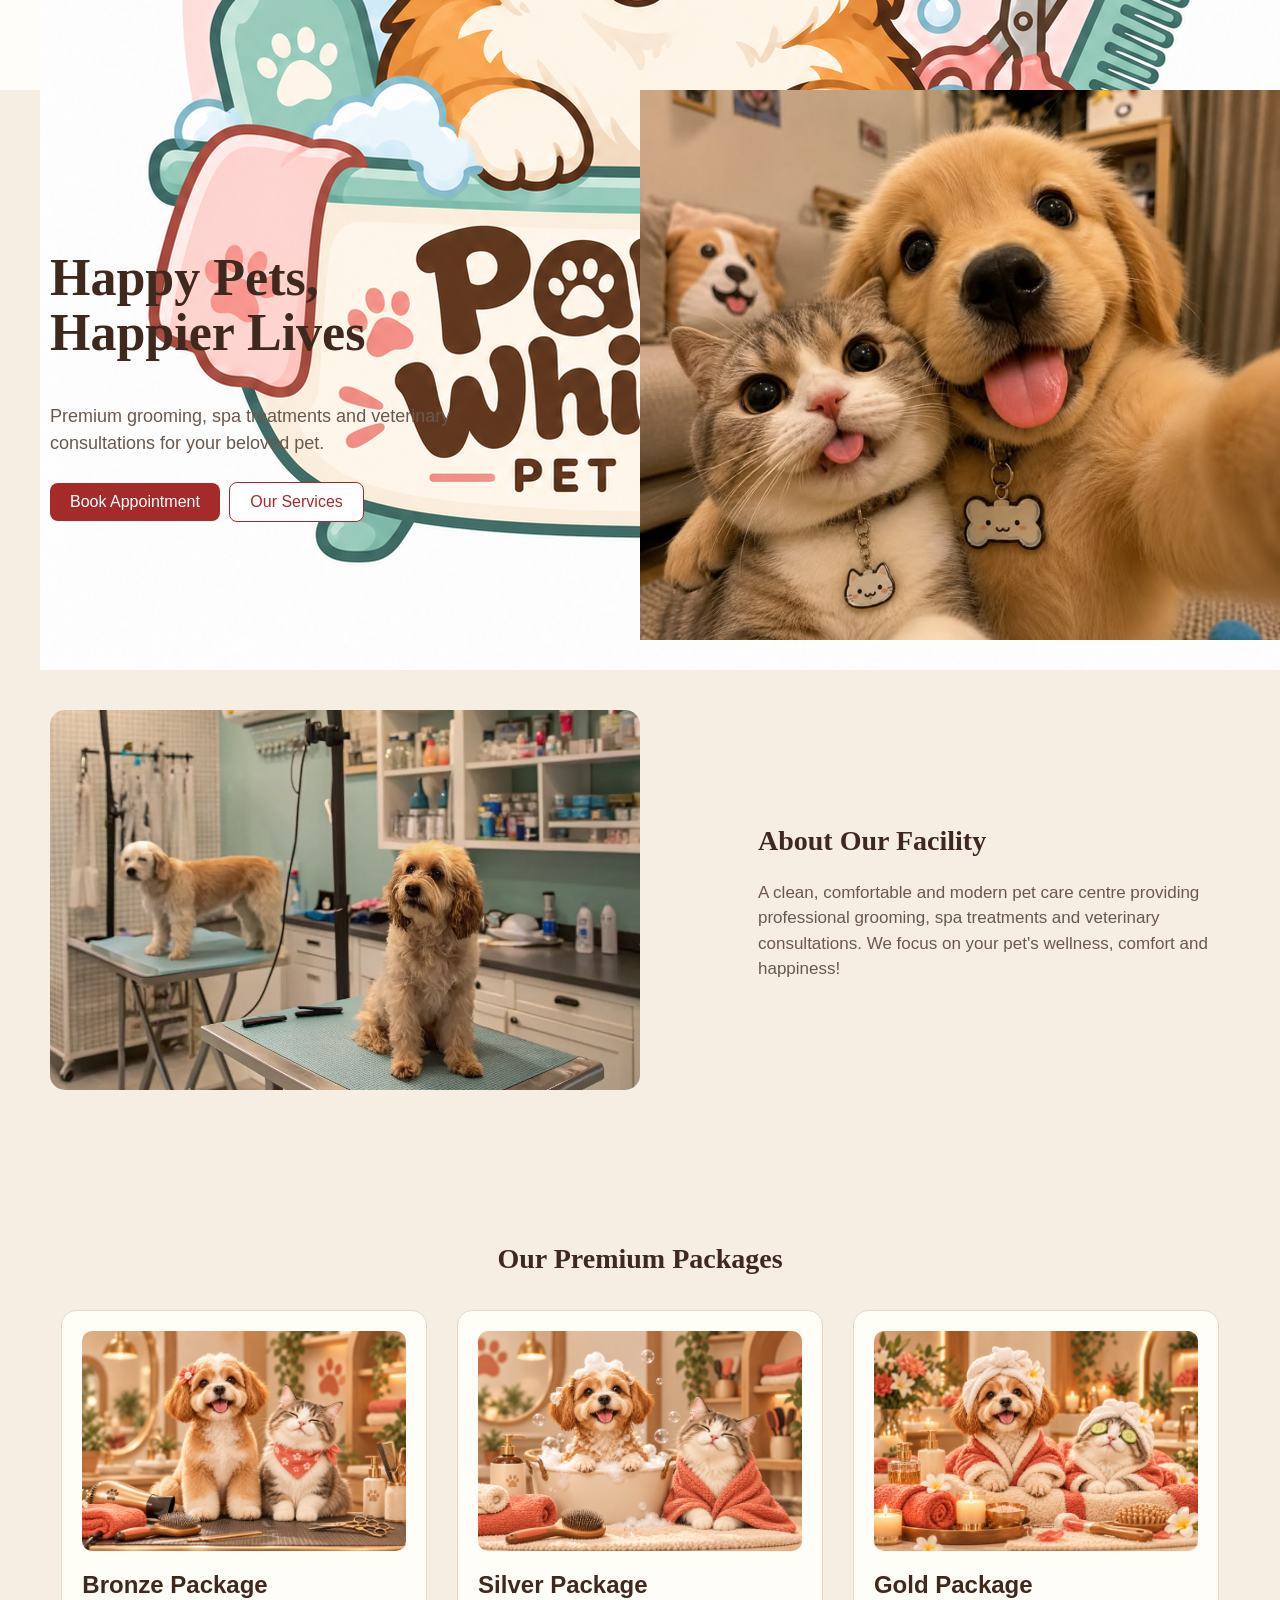
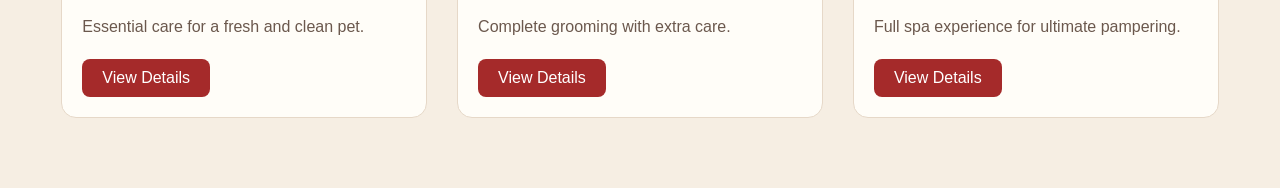
<file: index.html>
<!DOCTYPE html>
<html>

<head>
    <title>Paws & Whiskers</title>

    <link rel="stylesheet" href="style.css">
    <link rel="stylesheet" href="index.css">
</head>

<body>

    <!-- Navigation Bar -->
    <nav class="navbar">

        <div class="nav-brand">

            <div class="nav-image-logo">
                <img src="Paws & Whiskers.png" alt="Paws & Whiskers Logo">
            </div>

            <div class="nav-title">
                <a href="index.html">Paws & Whiskers</a>
            </div>

        </div>

        <div class="nav-links">
            <a href="index.html">Home</a>
            <a href="service.html">Services</a>
            <a href="packages.html">Packages</a>
            <a href="groomers.html">Groomers</a>
            <a href="contact.html">Contact</a>
        </div>

        <a href="booking.html" class="button button-brown">
            Book Now
        </a>

    </nav>


    <!-- Main Section -->
    <section class="section">

        <div style="width:50%; padding-left:50px;">

            <h1 style="
                color:#3F281D;
                font-size:52px;
                font-family:Georgia, serif;
                line-height:1.05;
            ">
                Happy Pets,<br>
                Happier Lives
            </h1>

            <p style="
                color:#6B584D;
                font-size:18px;
                line-height:1.5;
                max-width:420px;
                margin-bottom:25px;
            ">
                Premium grooming, spa treatments and
                veterinary consultations for your beloved pet.
            </p>

            <a href="booking.html" class="button button-brown">
                Book Appointment
            </a>

            <a href="service.html" class="button button-white">
                Our Services
            </a>

        </div>


        <div style="width:50%;">

            <img
                src="dog-cat.jpg"
                alt="Dog and Cat"
                style="
                    width:100%;
                    height:550px;
                    object-fit:cover;
                    display:block;
                "
            >

        </div>

    </section>


    <!-- About Our Facility -->
    <section class="section facility-section">

        <div style="width:50%;">

            <img
                src="pet_saloon.jpg"
                alt="Salon Image"
                style="
                    width:100%;
                    height:380px;
                    object-fit:cover;
                    object-position:center 70%;
                    border-radius:15px;
                    display:block;
                "
            >

        </div>


        <div style="width:40%;">

            <h1 class="section-title">
                About Our Facility
            </h1>

            <p style="font-size:17px; line-height:1.5;">
                A clean, comfortable and modern pet care centre
                providing professional grooming, spa treatments
                and veterinary consultations. We focus on your
                pet's wellness, comfort and happiness!
            </p>

        </div>

    </section>


    <!-- Premium Packages -->
    <section class="package-section">

        <h1 class="section-title">
            Our Premium Packages
        </h1>


        <div class="package-container">

            <!-- Bronze Package -->
            <div class="package-card">

                <img src="bronze_tier.png" alt="Bronze Package">

                <h2>Bronze Package</h2>

                <p>
                    Essential care for a fresh and clean pet.
                </p>

                <a href="packages.html" class="button button-brown">
                    View Details
                </a>

            </div>


            <!-- Silver Package -->
            <div class="package-card">

                <img src="silver_tier.png" alt="Silver Package">

                <h2>Silver Package</h2>

                <p>
                    Complete grooming with extra care.
                </p>

                <a href="packages.html" class="button button-brown">
                    View Details
                </a>

            </div>


            <!-- Gold Package -->
            <div class="package-card">

                <img src="gold_tier.png" alt="Gold Package">

                <h2>Gold Package</h2>

                <p>
                    Full spa experience for ultimate pampering.
                </p>

                <a href="packages.html" class="button button-brown">
                    View Details
                </a>

            </div>

        </div>

    </section>

</body>

</html>
</file>
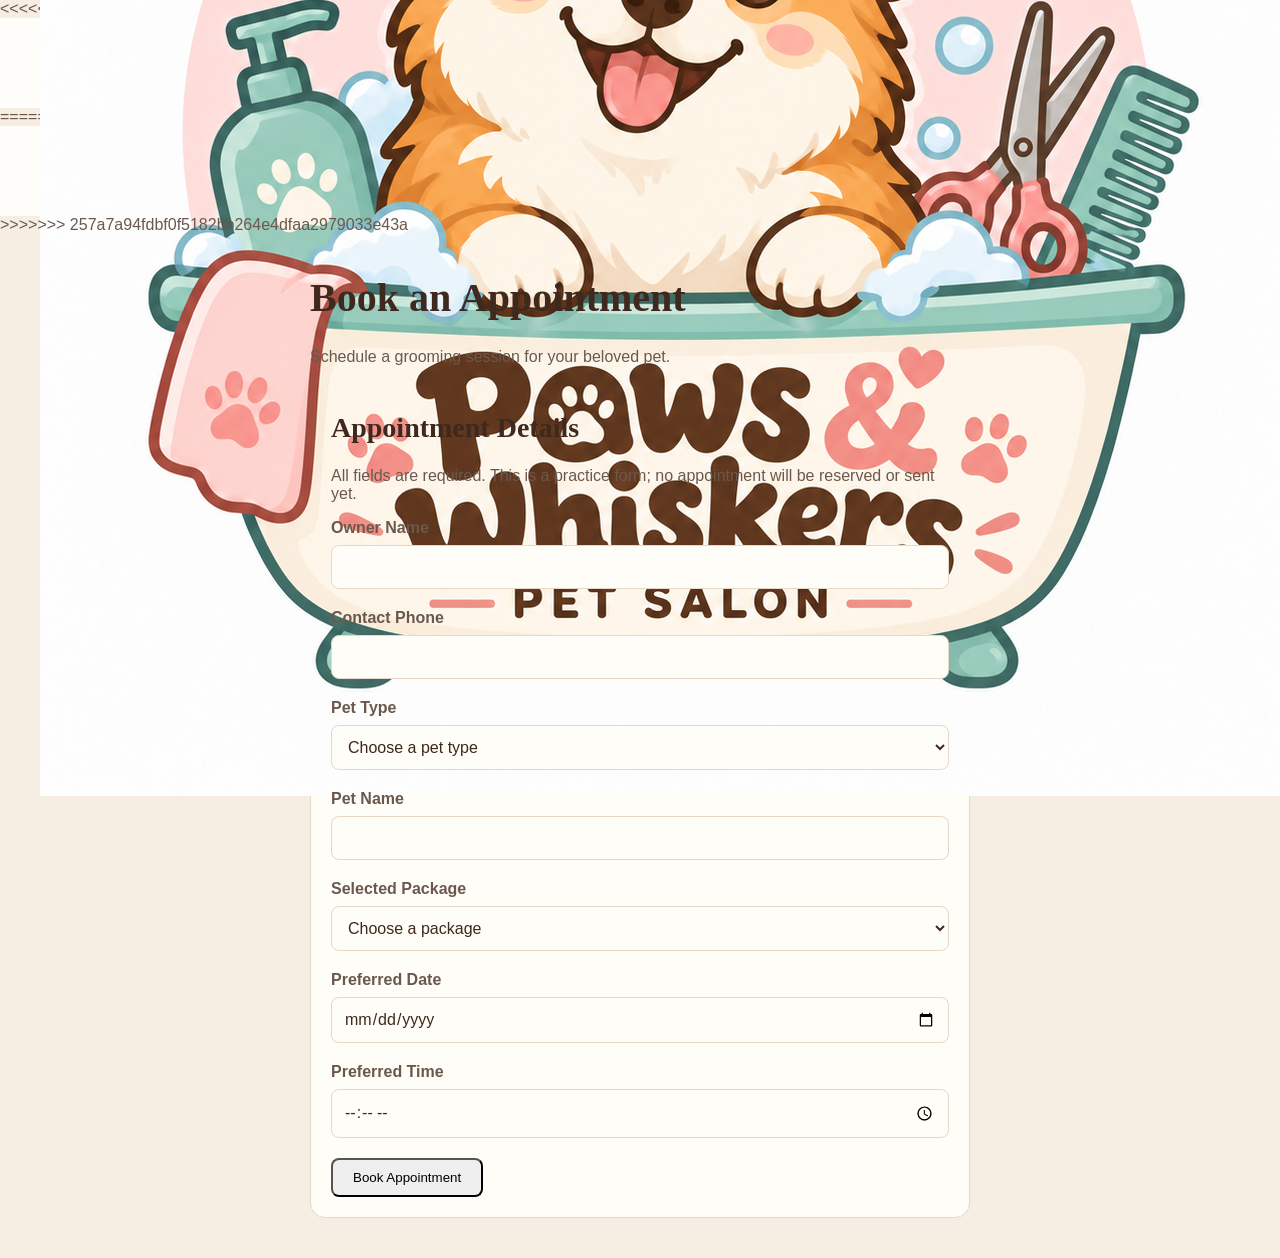
<file: booking.html>
<!DOCTYPE html>
<html lang="en">
<head>
    <meta charset="UTF-8">
    <meta name="viewport" content="width=device-width, initial-scale=1.0">

    <title>Booking | Paws &amp; Whiskers</title>

    <link rel="stylesheet" href="style.css">
</head>

<body>
<<<<<<< HEAD
    <!-- Shared navigation -->
    <nav class="navbar" aria-label="Main navigation">
        <div class="nav-logo">
            <a href="index.html">Paws &amp; Whiskers</a>
        </div>

        <div class="nav-links">
            <a href="index.html">Home</a>
            <a href="service.html">Services</a>
            <a href="packages.html">Packages</a>
            <a href="groomers.html">Groomers</a>
            <a href="booking.html" aria-current="page">Booking</a>
            <a href="contact.html">Contact</a>
        </div>
    </nav>
=======
    <nav class="navbar">

            <div class="nav-brand">
                <div class="nav-image-logo">
                    <img src="Paws & Whiskers.png" alt="Paws & Whiskers Logo">
                </div>

                <div class="nav-title">
                    <a href="index.html">Paws & Whiskers</a>
                </div>
            </div>

            <div class="nav-links">
                <a href="index.html">Home</a>
                <a href="service.html">Services</a>
                <a href="packages.html">Packages</a>
                <a href="groomers.html">Groomers</a>
                <a href="contact.html">Contact</a>
            </div>

            <a href="booking.html" class="button button-brown">Book Now</a>

        </nav>
>>>>>>> 257a7a94fdbf0f5182bb264e4dfaa2979033e43a

    <main class="booking-page">
        <h1 class="page-title">Book an Appointment</h1>

        <p class="normal-text">
            Schedule a grooming session for your beloved pet.
        </p>

        <form class="card booking-form" aria-describedby="booking-note">
            <h2 class="section-title">Appointment Details</h2>

            <p id="booking-note" class="normal-text">
                All fields are required. This is a practice form;
                no appointment will be reserved or sent yet.
            </p>

            <!-- Owner name -->
            <div class="form-group">
                <label for="owner-name">Owner Name</label>
                <input
                    type="text"
                    id="owner-name"
                    name="owner-name"
                    autocomplete="name"
                    required
                >
            </div>

            <!-- Contact phone -->
            <div class="form-group">
                <label for="phone">Contact Phone</label>
                <input
                    type="tel"
                    id="phone"
                    name="phone"
                    autocomplete="tel"
                    required
                >
            </div>

            <!-- Pet type -->
            <div class="form-group">
                <label for="pet-type">Pet Type</label>
                <select id="pet-type" name="pet-type" required>
                    <option value="">Choose a pet type</option>
                    <option value="dog">Dog</option>
                    <option value="cat">Cat</option>
                    <option value="rabbit">Rabbit</option>
                </select>
            </div>

            <!-- Pet name -->
            <div class="form-group">
                <label for="pet-name">Pet Name</label>
                <input
                    type="text"
                    id="pet-name"
                    name="pet-name"
                    required
                >
            </div>

            <!-- Package -->
            <div class="form-group">
                <label for="package">Selected Package</label>
                <select id="package" name="package" required>
                    <option value="">Choose a package</option>
                    <option value="bronze">Bronze Package</option>
                    <option value="silver">Silver Package</option>
                    <option value="gold">Gold Package</option>
                </select>
            </div>

            <!-- Preferred date -->
            <div class="form-group">
                <label for="date">Preferred Date</label>
                <input type="date" id="date" name="date" required>
            </div>

            <!-- Preferred time -->
            <div class="form-group">
                <label for="time">Preferred Time</label>
                <input type="time" id="time" name="time" required>
            </div>

            <!-- Visual-only button for now -->
            <button type="button" class="button">
                Book Appointment
            </button>
        </form>
    </main>

</body>
</html>
</file>
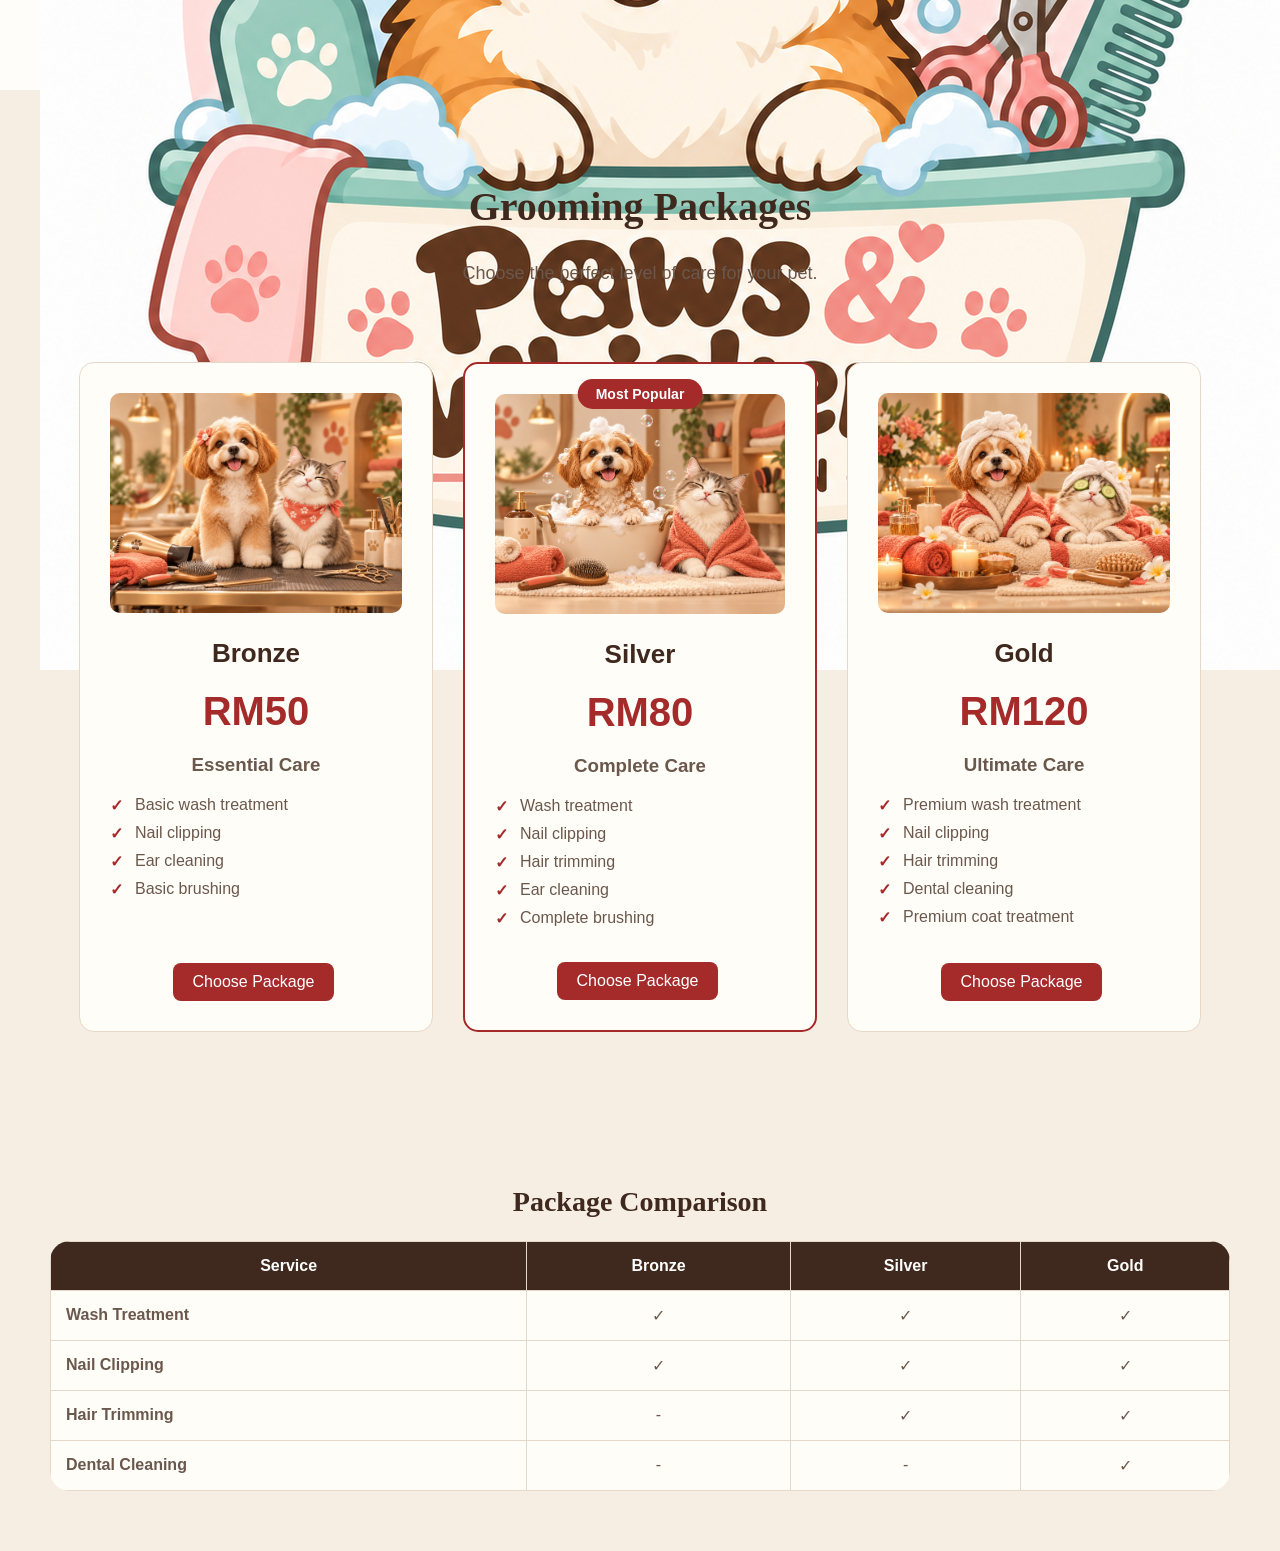
<file: packages.html>
<!DOCTYPE html>

<html>

<head>
    <title>Packages - Paws & Whiskers</title>

    <link rel="stylesheet" href="style.css">
    <link rel="stylesheet" href="packages.css">
</head>

<body>

    <!-- Navigation Bar -->
    <nav class="navbar">

        <div class="nav-brand">

            <div class="nav-image-logo">
                <img src="Paws & Whiskers.png" alt="Paws & Whiskers Logo">
            </div>

            <div class="nav-title">
                <a href="index.html">Paws & Whiskers</a>
            </div>

        </div>

        <div class="nav-links">
            <a href="index.html">Home</a>
            <a href="service.html">Services</a>
            <a href="packages.html">Packages</a>
            <a href="groomers.html">Groomers</a>
            <a href="contact.html">Contact</a>
        </div>

        <a href="booking.html" class="button button-brown">
            Book Now
        </a>

    </nav>


    <!-- Package Page Title -->
    <section class="package-header">

        <h1 class="page-title">
            Grooming Packages
        </h1>

        <p>
            Choose the perfect level of care for your pet.
        </p>

    </section>


    <!-- Package Cards -->
    <section class="package-container">

        <!-- Bronze -->
        <div class="package-card">

            <img src="bronze_tier.png" class="package-image-bronze" alt="Bronze Package">

            <h2>Bronze</h2>
            <h1>RM50</h1>
            <h3>Essential Care</h3>

            <ul>
                <li>Basic wash treatment</li>
                <li>Nail clipping</li>
                <li>Ear cleaning</li>
                <li>Basic brushing</li>
            </ul>

            <a href="booking.html" class="button button-brown">
                Choose Package
            </a>

        </div>


        <!-- Silver -->
        <div class="package-card package-popular">

            <div class="popular-label">
                Most Popular
            </div>
            <img src="silver_tier.png" class="package-image-silver" alt="Silver Package">
            <h2>Silver</h2>

            <h1>RM80</h1>

            <h3>Complete Care</h3>

            <ul>
                <li>Wash treatment</li>
                <li>Nail clipping</li>
                <li>Hair trimming</li>
                <li>Ear cleaning</li>
                <li>Complete brushing</li>
            </ul>

            <a href="booking.html" class="button button-brown">
                Choose Package
            </a>

        </div>


        <!-- Gold -->
        <div class="package-card">
            <img src="gold_tier.png" class="package-image-gold" alt="Gold Package">
            <h2>Gold</h2>

            <h1>RM120</h1>

            <h3>Ultimate Care</h3>

            <ul>
                <li>Premium wash treatment</li>
                <li>Nail clipping</li>
                <li>Hair trimming</li>
                <li>Dental cleaning</li>
                <li>Premium coat treatment</li>
            </ul>

            <a href="booking.html" class="button button-brown">
                Choose Package
            </a>

        </div>

    </section>


    <!-- Comparison Table -->
    <section class="comparison-section">

        <h1 class="section-title">
            Package Comparison
        </h1>

        <div class="table-container">
            <table>

                <tr>
                    <th>Service</th>
                    <th>Bronze</th>
                    <th>Silver</th>
                    <th>Gold</th>
                </tr>

                <tr>
                    <td>Wash Treatment</td>
                    <td>✓</td>
                    <td>✓</td>
                    <td>✓</td>
                </tr>

                <tr>
                    <td>Nail Clipping</td>
                    <td>✓</td>
                    <td>✓</td>
                    <td>✓</td>
                </tr>

                <tr>
                    <td>Hair Trimming</td>
                    <td>-</td>
                    <td>✓</td>
                    <td>✓</td>
                </tr>

                <tr>
                    <td>Dental Cleaning</td>
                    <td>-</td>
                    <td>-</td>
                    <td>✓</td>
                </tr>

            </table>
        </div>
        
    </section>

</body>

</html>
</file>
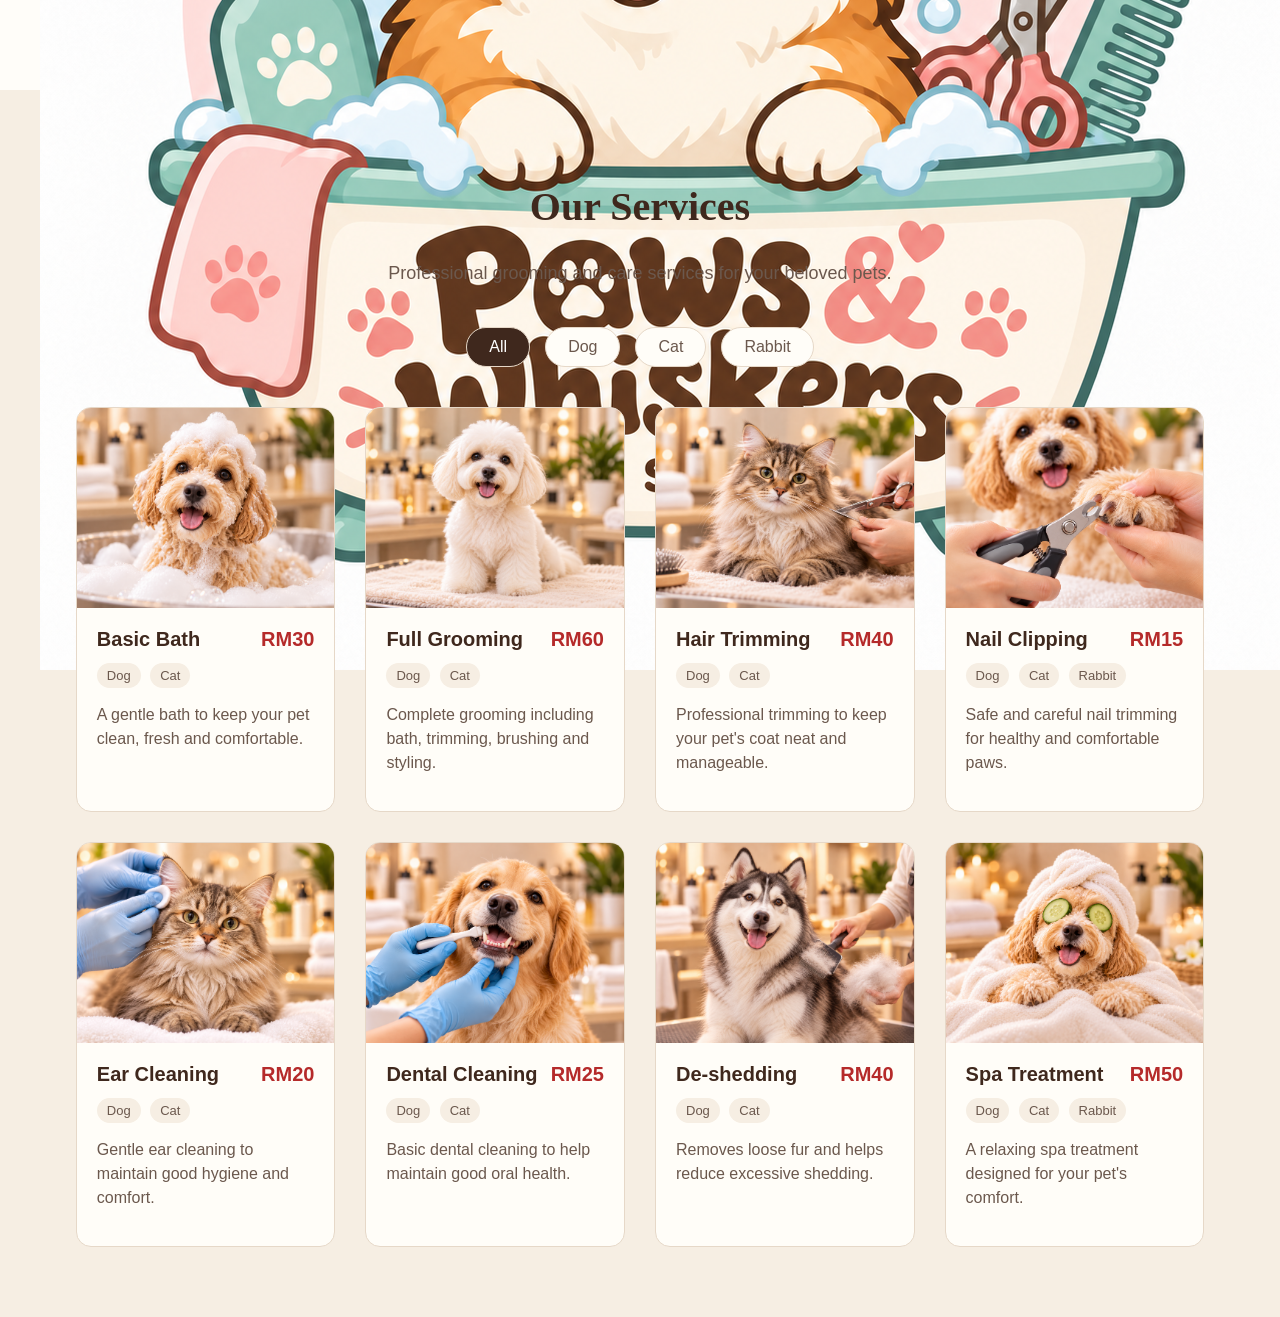
<file: service.html>
<!DOCTYPE html>

<html>

<head>
    <title>Services - Paws & Whiskers</title>

    <link rel="stylesheet" href="style.css">
    <link rel="stylesheet" href="service.css">
</head>

<body>

    <!-- Navigation Bar -->
    <nav class="navbar">

        <div class="nav-brand">

            <div class="nav-image-logo">
                <img src="Paws & Whiskers.png" alt="Paws & Whiskers Logo">
            </div>

            <div class="nav-title">
                <a href="index.html">Paws & Whiskers</a>
            </div>

        </div>

        <div class="nav-links">
            <a href="index.html">Home</a>
            <a href="service.html">Services</a>
            <a href="packages.html">Packages</a>
            <a href="groomers.html">Groomers</a>
            <a href="contact.html">Contact</a>
        </div>

        <a href="booking.html" class="button button-brown">
            Book Now
        </a>

    </nav>


    <!-- Page Title -->
    <section class="service-header">

        <h1 class="page-title">Our Services</h1>

        <p>
            Professional grooming and care services for your beloved pets.
        </p>

    </section>


    <!-- Filter Buttons -->
    <section class="filter-container">

        <button class="filter-button active-filter">All</button>
        <button class="filter-button">Dog</button>
        <button class="filter-button">Cat</button>
        <button class="filter-button">Rabbit</button>

    </section>


    <!-- Service Cards -->
    <section class="service-container">


        <!-- Basic Bath -->
        <div class="service-card">

            <img src="basic_bath.png"
                 class="basic-bath-image"
                 alt="Basic Bath">

            <div class="service-card-content">

                <div class="service-title-row">
                    <h2>Basic Bath</h2>
                    <h3>RM30</h3>
                </div>

                <div>
                    <span class="pet-tag">Dog</span>
                    <span class="pet-tag">Cat</span>
                </div>

                <p>
                    A gentle bath to keep your pet clean,
                    fresh and comfortable.
                </p>

            </div>

        </div>


        <!-- Full Grooming -->
        <div class="service-card">

            <img src="full_grooming.png"
                 class="full-grooming-image"
                 alt="Full Grooming">

            <div class="service-card-content">

                <div class="service-title-row">
                    <h2>Full Grooming</h2>
                    <h3>RM60</h3>
                </div>

                <div>
                    <span class="pet-tag">Dog</span>
                    <span class="pet-tag">Cat</span>
                </div>

                <p>
                    Complete grooming including bath,
                    trimming, brushing and styling.
                </p>

            </div>

        </div>


        <!-- Hair Trimming -->
        <div class="service-card">

            <img src="hair_trimming.png"
                 class="hair-trimming-image"
                 alt="Hair Trimming">

            <div class="service-card-content">

                <div class="service-title-row">
                    <h2>Hair Trimming</h2>
                    <h3>RM40</h3>
                </div>

                <div>
                    <span class="pet-tag">Dog</span>
                    <span class="pet-tag">Cat</span>
                </div>

                <p>
                    Professional trimming to keep your
                    pet's coat neat and manageable.
                </p>

            </div>

        </div>


        <!-- Nail Clipping -->
        <div class="service-card">

            <img src="nail_clipping.png"
                 class="nail-clipping-image"
                 alt="Nail Clipping">

            <div class="service-card-content">

                <div class="service-title-row">
                    <h2>Nail Clipping</h2>
                    <h3>RM15</h3>
                </div>

                <div>
                    <span class="pet-tag">Dog</span>
                    <span class="pet-tag">Cat</span>
                    <span class="pet-tag">Rabbit</span>
                </div>

                <p>
                    Safe and careful nail trimming for
                    healthy and comfortable paws.
                </p>

            </div>

        </div>


        <!-- Ear Cleaning -->
        <div class="service-card">

            <img src="ear_cleaning.png"
                 class="ear-cleaning-image"
                 alt="Ear Cleaning">

            <div class="service-card-content">

                <div class="service-title-row">
                    <h2>Ear Cleaning</h2>
                    <h3>RM20</h3>
                </div>

                <div>
                    <span class="pet-tag">Dog</span>
                    <span class="pet-tag">Cat</span>
                </div>

                <p>
                    Gentle ear cleaning to maintain
                    good hygiene and comfort.
                </p>

            </div>

        </div>


        <!-- Dental Cleaning -->
        <div class="service-card">

            <img src="dental_cleaning.png"
                 class="dental-cleaning-image"
                 alt="Dental Cleaning">

            <div class="service-card-content">

                <div class="service-title-row">
                    <h2>Dental Cleaning</h2>
                    <h3>RM25</h3>
                </div>

                <div>
                    <span class="pet-tag">Dog</span>
                    <span class="pet-tag">Cat</span>
                </div>

                <p>
                    Basic dental cleaning to help maintain
                    good oral health.
                </p>

            </div>

        </div>


        <!-- De-shedding -->
        <div class="service-card">

            <img src="deshedding.png"
                 class="deshedding-image"
                 alt="De-shedding Treatment">

            <div class="service-card-content">

                <div class="service-title-row">
                    <h2>De-shedding</h2>
                    <h3>RM40</h3>
                </div>

                <div>
                    <span class="pet-tag">Dog</span>
                    <span class="pet-tag">Cat</span>
                </div>

                <p>
                    Removes loose fur and helps reduce
                    excessive shedding.
                </p>

            </div>

        </div>


        <!-- Spa Treatment -->
        <div class="service-card">

            <img src="spa_treatment.png"
                 class="spa-treatment-image"
                 alt="Spa Treatment">

            <div class="service-card-content">

                <div class="service-title-row">
                    <h2>Spa Treatment</h2>
                    <h3>RM50</h3>
                </div>

                <div>
                    <span class="pet-tag">Dog</span>
                    <span class="pet-tag">Cat</span>
                    <span class="pet-tag">Rabbit</span>
                </div>

                <p>
                    A relaxing spa treatment designed
                    for your pet's comfort.
                </p>

            </div>

        </div>

    </section>

</body>

</html>
</file>
<file: style.css>
/* GENERAL STYLES */

html, body {
    background-color: #F6EEE3;
    color: #6B584D;
    margin: 0;
    padding: 0;
    width: 100%;
    min-height: 100%;
    font-family: Arial, sans-serif;
}

* {
    box-sizing: border-box;
}


/* TITLES */

.page-title {
    color: #3F281D;
    font-size: 40px;
    font-weight: bold;
    font-family: Georgia, serif;
}

.section-title {
    color: #3F281D;
    font-size: 28px;
    font-weight: bold;
    font-family: Georgia, serif;
}


/* CARD CONTAINERS */

.card {
    background-color: #FFFDF8;
    border: 1px solid #E6D8C8;
    border-radius: 15px;
    padding: 20px;
}


/* INTERACTIVE BUTTONS */

.button {
    padding: 10px 20px;
    border-radius: 8px;
    text-decoration: none;
    display: inline-block;
    margin-right: 5px;
}

.button-brown {
    background-color: brown;
    color: white;
}

.button-white {
    background-color: white;
    color: brown;
    border: 1px solid brown;
}


/* NORMAL BODY TEXT */

.normal-text {
    color: #6B584D;
}


/* NAVIGATION BAR */

.navbar {
    width: 100%;
    height: 90px;
    padding: 15px 40px;
    display: flex;
    align-items: center;
    justify-content: space-between;
    background-color: #FFFDF9;
}

.nav-brand {
    display: flex;
    align-items: center;
    gap: 12px;
}

.nav-title a {
    color: #3F281D;
    text-decoration: none;
    font-size: 24px;
    font-weight: bold;
}

.nav-links {
    display: flex;
    gap: 25px;
    margin-left: auto;
    margin-right: 40px;
}

.nav-links a {
    color: #6B584D;
    text-decoration: none;
}

.nav-links a:hover {
<<<<<<< HEAD
    color: #8A5A3B;
}

/*Booking Page*/

.booking-page {
    max-width: 700px;
    margin: 40px auto;
    padding: 0 20px;
}

.booking-form {
    margin-top: 25px;
}

.booking-form .section-title {
    margin-top: 0;
}

/*Form Fields*/
.form-group {
    margin-bottom: 20px;
}

.form-group label {
    display: block;
    margin-bottom: 8px;
    font-weight: bold;
}

.form-group input,
.form-group select {
    width: 100%;
    box-sizing: border-box;
    padding: 12px;
    border: 1px solid #E6D8C8;
    border-radius: 8px;
    background-color: #FFFDF8;
    color: #3F281D;
    font: inherit;
}

.form-group input:focus,
.form-group select:focus {
    outline: 2px solid #8A5A3B;
    outline-offset: 2px;
}
=======
    color: #B52A2A;
}

.nav-image-logo img {
    width: 55px;
    height: 55px;
    object-fit: contain;
}


/* NORMAL SECTIONS */

.section {
    width: 100%;
    display: flex;
    justify-content: space-between;
    align-items: center;
}
>>>>>>> 257a7a94fdbf0f5182bb264e4dfaa2979033e43a
</file>
<file: index.css>
/* FACILITY SECTION */

.facility-section {
    padding: 70px 50px;
    gap: 60px;
}


/* PREMIUM PACKAGE SECTION */

.package-section {
    padding: 60px 50px 70px 50px;
}

.package-section .section-title {
    text-align: center;
    margin-bottom: 35px;
}


/* PACKAGE CONTAINER */

.package-container {
    display: flex;
    justify-content: center;
    gap: 30px;
}


/* PACKAGE CARDS */

.package-card {
    width: 31%;
    background-color: #FFFDF8;
    border: 1px solid #E6D8C8;
    padding: 20px;
    border-radius: 15px;
}

.package-card img {
    width: 100%;
    height: 220px;
    object-fit: cover;
    object-position: center 20%;
    display: block;
    border-radius: 10px;
}

.package-card h2 {
    color: #3F281D;
    margin-top: 20px;
    margin-bottom: 10px;
}

.package-card p {
    line-height: 1.5;
    margin-bottom: 20px;
}
</file>
<file: packages.css>
/* PACKAGE PAGE HEADER */

.package-header {
    text-align: center;
    padding: 60px 50px 30px 50px;
}

.package-header p {
    font-size: 18px;
}


/* PACKAGE CONTAINER */

.package-container {
    display: flex;
    justify-content: center;
    align-items: stretch;
    gap: 30px;

    padding: 30px 50px 70px 50px;
}


/* PACKAGE CARDS */

.package-card {
    width: 30%;

    background-color: #FFFDF8;
    border: 1px solid #E6D8C8;
    border-radius: 15px;

    padding: 30px;
    text-align: center;

    display: flex;
    flex-direction: column;

    position: relative;
}


/* PACKAGE IMAGES */

.package-card img {
    width: 100%;
    height: 220px;

    object-fit: cover;

    border-radius: 10px;
    display: block;

    margin-bottom: 20px;
}

.package-image-bronze {
    object-position: center 20%;
}

.package-image-silver {
    object-position: center 25%;
}

.package-image-gold {
    object-position: center 30%;
}


/* PACKAGE TEXT */

.package-card h2 {
    color: #3F281D;
    font-size: 26px;

    margin: 5px 0 10px 0;
}

.package-card h1 {
    color: brown;
    font-size: 40px;

    margin: 10px 0;
}

.package-card h3 {
    color: #6B584D;

    margin: 10px 0 20px 0;
}


/* PACKAGE LIST */

.package-card ul {
    list-style: none;

    padding: 0;
    margin: 0 0 25px 0;

    text-align: left;
}

.package-card li {
    margin-bottom: 10px;
    padding-left: 25px;

    position: relative;
}

.package-card li::before {
    content: "✓";

    color: brown;
    font-weight: bold;

    position: absolute;
    left: 0;
}


/* PACKAGE BUTTON */

.package-card .button {
    margin-top: auto;
    align-self: center;
}


/* MOST POPULAR PACKAGE */

.package-popular {
    border: 2px solid brown;
}

.popular-label {
    background-color: brown;
    color: white;

    padding: 7px 18px;
    border-radius: 20px;

    font-size: 14px;
    font-weight: bold;

    position: absolute;
    top: 15px;
    left: 50%;

    transform: translateX(-50%);
}


/* COMPARISON SECTION */

.comparison-section {
    padding: 60px 50px;
    text-align: center;
}


/* COMPARISON TABLE */

.table-container {
    border-radius: 20px;
    overflow: hidden;
}

table {
    width: 100%;
    border-collapse: collapse;
    background-color: #FFFDF8;
}

th,
td {
    border: 1px solid #E6D8C8;
    padding: 15px;
}

th {
    background-color: #3F281D;
    color: white;
}

td:first-child {
    text-align: left;
    font-weight: bold;
}
</file>
<file: service.css>
/* SERVICE PAGE HEADER */

.service-header {
    text-align: center;
    padding: 60px 50px 25px 50px;
}

.service-header p {
    font-size: 18px;
}


/* FILTER BUTTONS */

.filter-container {
    display: flex;
    justify-content: center;
    gap: 15px;

    margin-bottom: 40px;
}

.filter-button {
    background-color: #FFFDF8;
    color: #6B584D;

    border: 1px solid #E6D8C8;
    border-radius: 20px;

    padding: 10px 22px;

    font-size: 16px;
    cursor: pointer;
}

.active-filter {
    background-color: #3F281D;
    color: white;
}

.filter-button:hover {
    background-color: #3F281D;
    color: white;
}


/* SERVICE CONTAINER */

.service-container {
    display: flex;
    flex-wrap: wrap;

    justify-content: center;

    gap: 30px;

    padding: 0 50px 70px 50px;
}


/* SERVICE CARD */

.service-card {
    width: 22%;

    background-color: #FFFDF8;

    border: 1px solid #E6D8C8;
    border-radius: 15px;

    overflow: hidden;
}


/* SERVICE IMAGES */

.service-card img {
    width: 100%;
    height: 200px;

    object-fit: cover;

    display: block;
}


/* INDIVIDUAL IMAGE POSITION */

.basic-bath-image {
    object-position: center 30%;
}

.full-grooming-image {
    object-position: center 35%;
}

.hair-trimming-image {
    object-position: center 35%;
}

.nail-clipping-image {
    object-position: center 50%;
}

.ear-cleaning-image {
    object-position: center 40%;
}

.dental-cleaning-image {
    object-position: center 45%;
}

.deshedding-image {
    object-position: center 35%;
}

.spa-treatment-image {
    object-position: center 40%;
}


/* SERVICE CARD CONTENT */

.service-card-content {
    padding: 20px;
}


/* TITLE AND PRICE */

.service-title-row {
    display: flex;

    justify-content: space-between;
    align-items: center;

    gap: 10px;
}

.service-title-row h2 {
    color: #3F281D;

    font-size: 20px;

    margin: 0;
}

.service-title-row h3 {
    color: #B52A2A;

    font-size: 20px;

    margin: 0;
}


/* PET CATEGORY TAG */

.pet-tag {
    display: inline-block;

    background-color: #F6EEE3;
    color: #6B584D;

    border-radius: 15px;

    padding: 5px 10px;

    margin-top: 12px;
    margin-right: 5px;

    font-size: 13px;
}


/* DESCRIPTION */

.service-card p {
    line-height: 1.5;

    margin-top: 15px;
}
</file>
